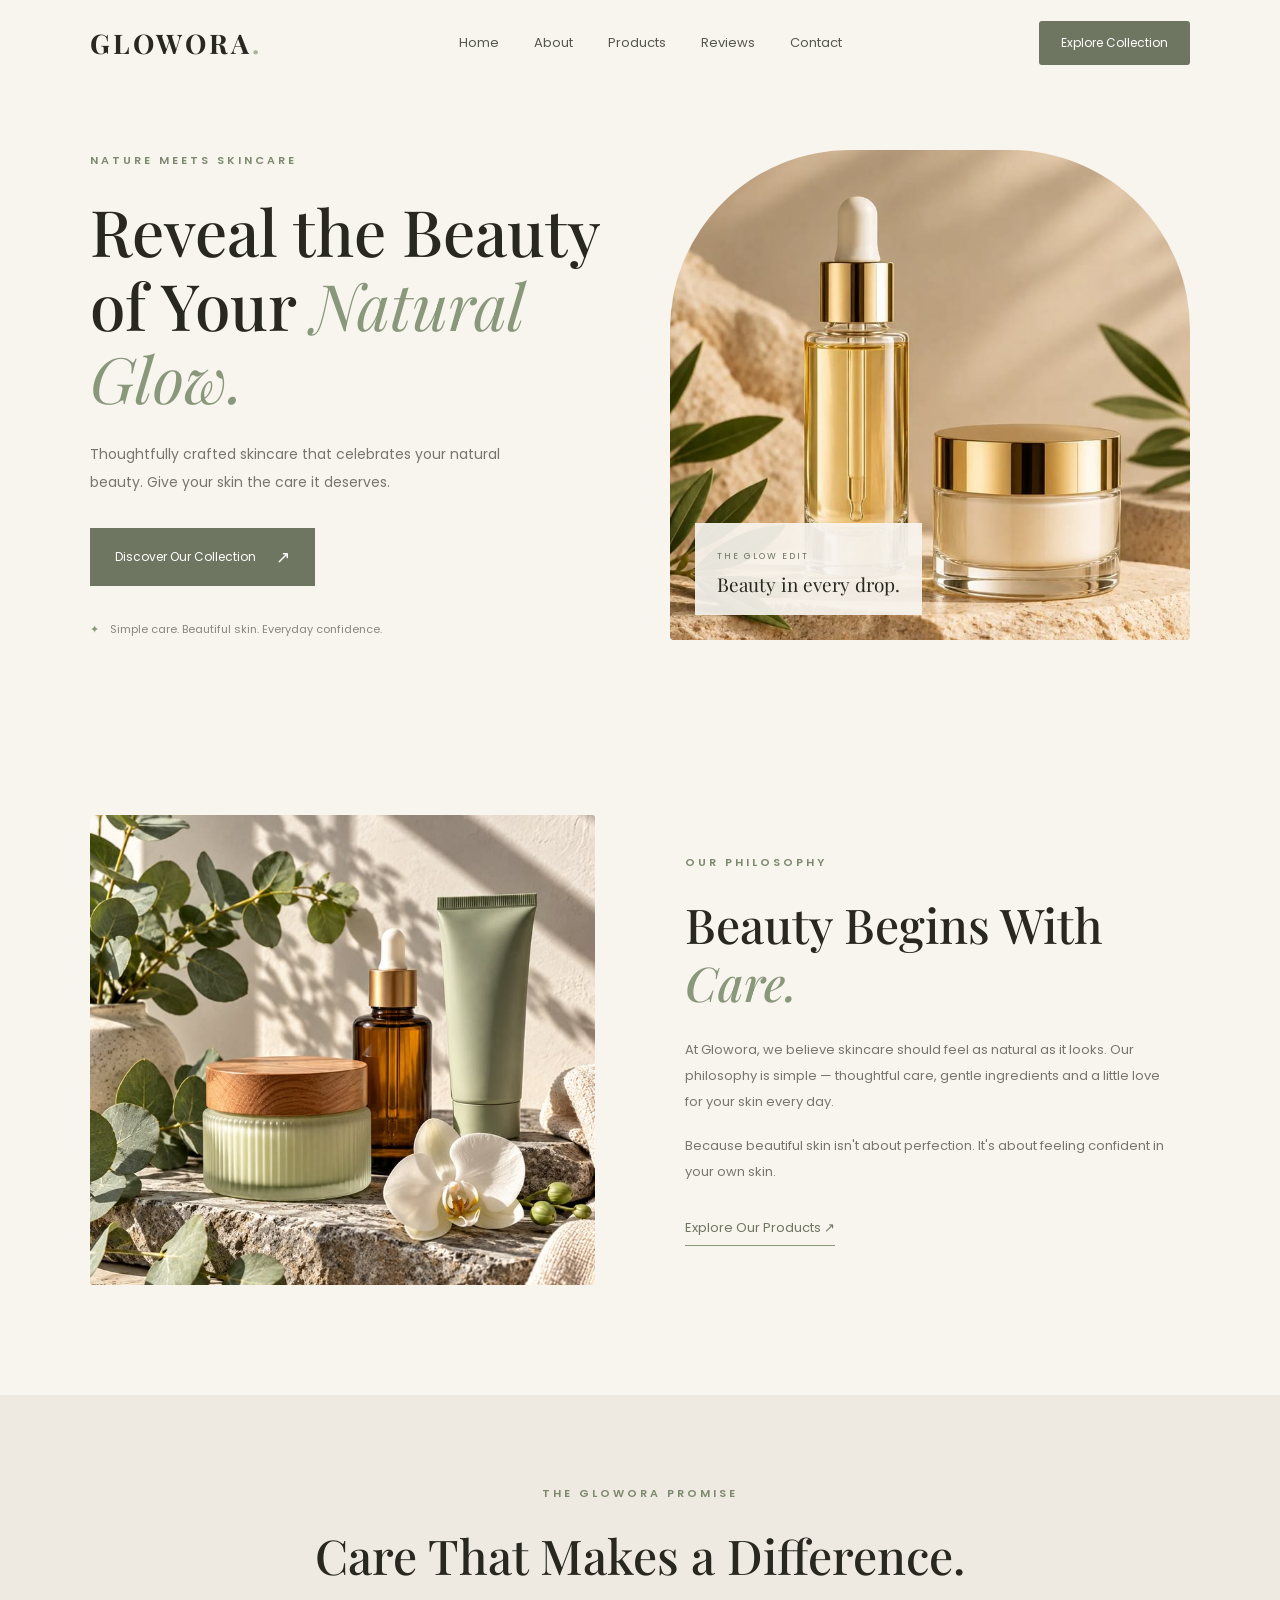
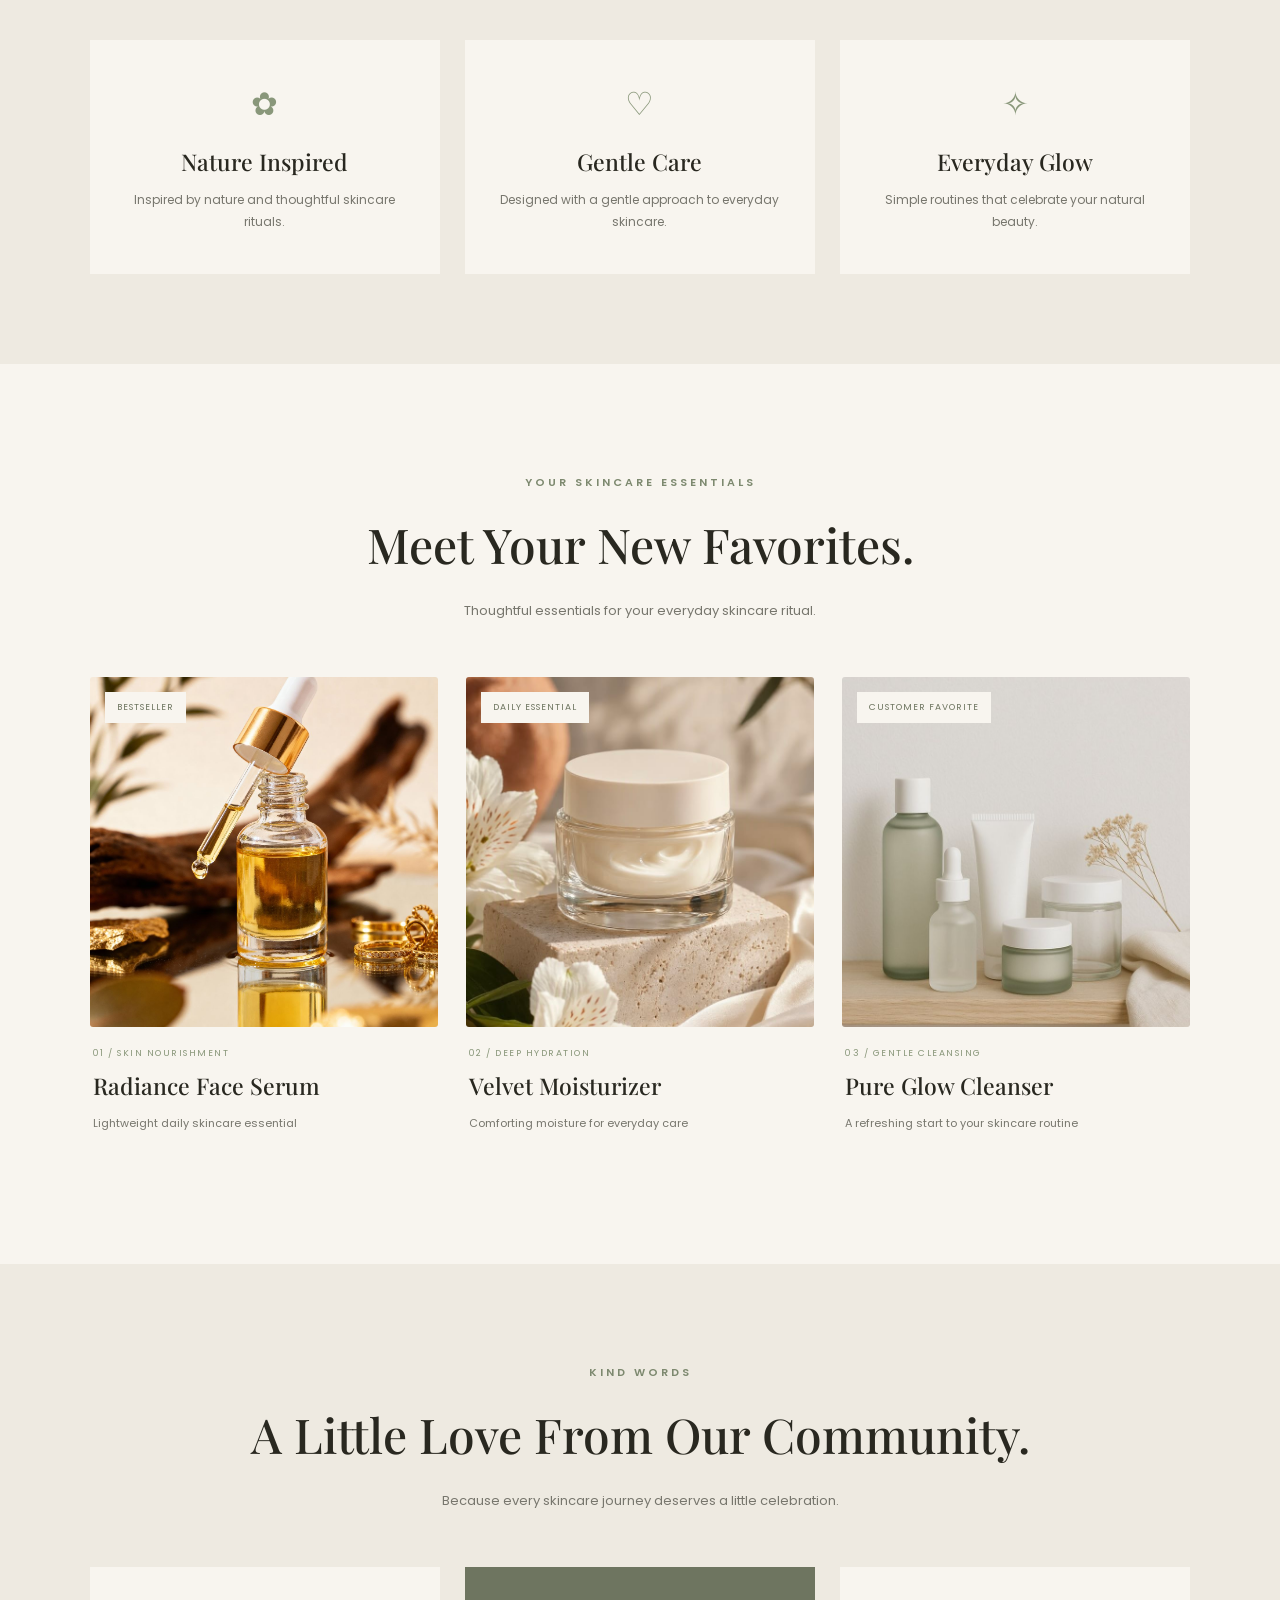
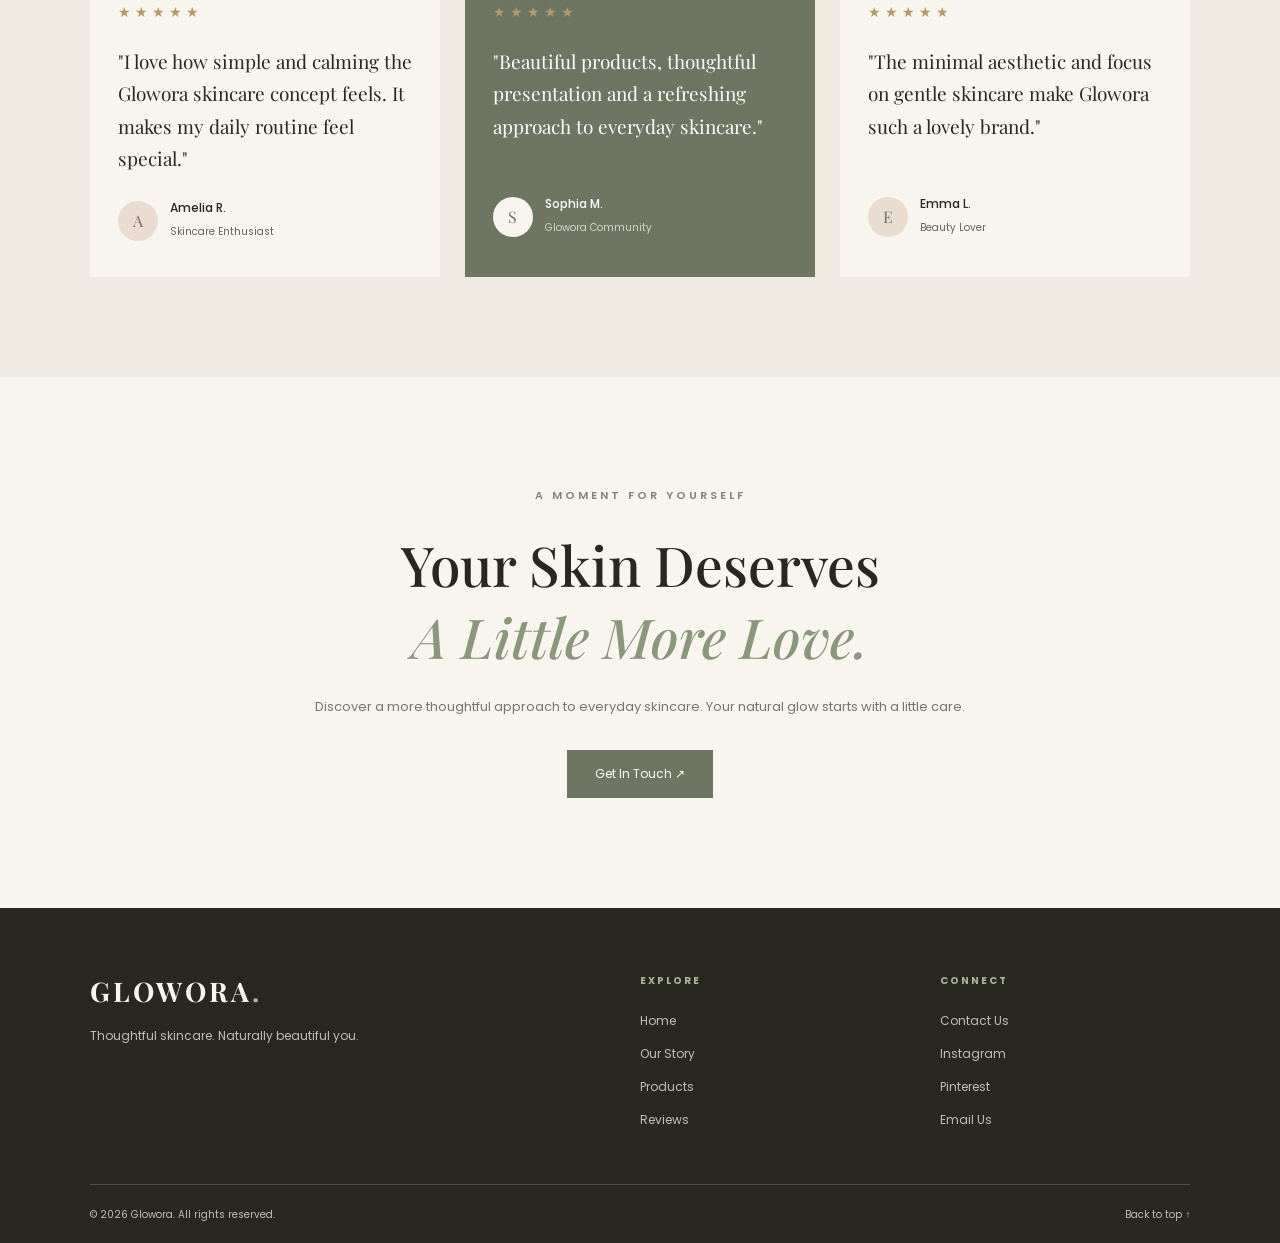
<file: WebDev-L1-LandingPage/index.html>
<!DOCTYPE html>
<html lang="en">

<head>
    <meta charset="UTF-8">
    <meta name="viewport" content="width=device-width, initial-scale=1.0">
    <meta name="description" content="Glowora - Discover skincare inspired by nature.">
    <title>Glowora | Your Natural Glow</title>

    <link rel="preconnect" href="https://fonts.googleapis.com">
    <link rel="preconnect" href="https://fonts.gstatic.com" crossorigin>
    <link
        href="https://fonts.googleapis.com/css2?family=Playfair+Display:wght@400;500;600;700&family=Poppins:wght@300;400;500;600&display=swap"
        rel="stylesheet">

    <link rel="stylesheet" href="style.css">
</head>

<body>

    <!-- Navigation -->
    <header class="navbar">
        <a href="#" class="logo">GLOWORA<span>.</span></a>

        <nav class="nav-links">
            <a href="#home">Home</a>
            <a href="#about">About</a>
            <a href="#products">Products</a>
            <a href="#reviews">Reviews</a>
            <a href="#contact">Contact</a>
        </nav>

        <a href="#products" class="nav-button">Explore Collection</a>
    </header>

    <!-- Hero Section -->
    <main>
        <section class="hero" id="home">

            <div class="hero-content">
                <p class="eyebrow">NATURE MEETS SKINCARE</p>

                <h1>Reveal the Beauty of Your <em>Natural Glow.</em></h1>

                <p class="hero-description">
                    Thoughtfully crafted skincare that celebrates your
                    natural beauty. Give your skin the care it deserves.
                </p>

                <a href="#products" class="primary-button">
                    Discover Our Collection <span>↗</span>
                </a>

                <div class="hero-note">
                    <span>✦</span>
                    Simple care. Beautiful skin. Everyday confidence.
                </div>
            </div>

            <div class="hero-image">
                <img src="assets/images/hero-skincare.jpg" alt="Glowora skincare collection">
                <div class="image-label">
                    <span>THE GLOW EDIT</span>
                    <p>Beauty in every drop.</p>
                </div>
            </div>

        </section>

        <!-- More sections will be added here -->


        <!-- About Section -->
        <section class="about-section" id="about">

            <div class="about-image">
                <img src="assets/images/about-skincare.jpg" alt="Natural skincare ingredients">
            </div>

            <div class="about-content">
                <p class="eyebrow">OUR PHILOSOPHY</p>

                <h2>Beauty Begins With <em>Care.</em></h2>

                <p>
                    At Glowora, we believe skincare should feel as natural
                    as it looks. Our philosophy is simple — thoughtful care,
                    gentle ingredients and a little love for your skin every day.
                </p>

                <p>
                    Because beautiful skin isn't about perfection.
                    It's about feeling confident in your own skin.
                </p>

                <a href="#products" class="text-link">
                    Explore Our Products ↗
                </a>
            </div>

        </section>

        <!-- Features Section -->
        <section class="features-section">

            <div class="section-heading">
                <p class="eyebrow">THE GLOWORA PROMISE</p>
                <h2>Care That Makes a Difference.</h2>
            </div>

            <div class="features-grid">

                <div class="feature-card">
                    <span>✿</span>
                    <h3>Nature Inspired</h3>
                    <p>Inspired by nature and thoughtful skincare rituals.</p>
                </div>

                <div class="feature-card">
                    <span>♡</span>
                    <h3>Gentle Care</h3>
                    <p>Designed with a gentle approach to everyday skincare.</p>
                </div>

                <div class="feature-card">
                    <span>✧</span>
                    <h3>Everyday Glow</h3>
                    <p>Simple routines that celebrate your natural beauty.</p>
                </div>

            </div>

        </section>


        <!-- Products Section -->
        <section class="products-section" id="products">

            <div class="section-heading">
                <p class="eyebrow">YOUR SKINCARE ESSENTIALS</p>
                <h2>Meet Your New Favorites.</h2>
                <p>Thoughtful essentials for your everyday skincare ritual.</p>
            </div>

            <div class="products-grid">

                <div class="product-card">
                    <div class="product-image">
                        <img src="assets/images/serum.jpg" alt="Facial serum">
                        <span class="product-tag">BESTSELLER</span>
                    </div>
                    <div class="product-info">
                        <p>01 / SKIN NOURISHMENT</p>
                        <h3>Radiance Face Serum</h3>
                        <span>Lightweight daily skincare essential</span>
                    </div>
                </div>

                <div class="product-card">
                    <div class="product-image">
                        <img src="assets/images/moisturizer.jpg" alt="Moisturizing cream">
                        <span class="product-tag">DAILY ESSENTIAL</span>
                    </div>
                    <div class="product-info">
                        <p>02 / DEEP HYDRATION</p>
                        <h3>Velvet Moisturizer</h3>
                        <span>Comforting moisture for everyday care</span>
                    </div>
                </div>

                <div class="product-card">
                    <div class="product-image">
                        <img src="assets/images/cleanser.jpg" alt="Skincare cleanser">
                        <span class="product-tag">CUSTOMER FAVORITE</span>
                    </div>
                    <div class="product-info">
                        <p>03 / GENTLE CLEANSING</p>
                        <h3>Pure Glow Cleanser</h3>
                        <span>A refreshing start to your skincare routine</span>
                    </div>
                </div>

            </div>

        </section>


        <!-- Testimonials Section -->
        <section class="testimonials-section" id="reviews">

            <div class="section-heading">
                <p class="eyebrow">KIND WORDS</p>
                <h2>A Little Love From Our Community.</h2>
                <p>Because every skincare journey deserves a little celebration.</p>
            </div>

            <div class="testimonials-grid">

                <div class="testimonial-card">
                    <div class="stars">★★★★★</div>
                    <p class="review">
                        "I love how simple and calming the Glowora skincare
                        concept feels. It makes my daily routine feel special."
                    </p>
                    <div class="customer">
                        <div class="customer-avatar">A</div>
                        <div>
                            <h4>Amelia R.</h4>
                            <span>Skincare Enthusiast</span>
                        </div>
                    </div>
                </div>

                <div class="testimonial-card featured-review">
                    <div class="stars">★★★★★</div>
                    <p class="review">
                        "Beautiful products, thoughtful presentation and
                        a refreshing approach to everyday skincare."
                    </p>
                    <div class="customer">
                        <div class="customer-avatar">S</div>
                        <div>
                            <h4>Sophia M.</h4>
                            <span>Glowora Community</span>
                        </div>
                    </div>
                </div>

                <div class="testimonial-card">
                    <div class="stars">★★★★★</div>
                    <p class="review">
                        "The minimal aesthetic and focus on gentle skincare
                        make Glowora such a lovely brand."
                    </p>
                    <div class="customer">
                        <div class="customer-avatar">E</div>
                        <div>
                            <h4>Emma L.</h4>
                            <span>Beauty Lover</span>
                        </div>
                    </div>
                </div>

            </div>

        </section>


        <!-- Contact Section -->
        <section class="contact-section" id="contact">

            <div class="contact-content">
                <p class="eyebrow">A MOMENT FOR YOURSELF</p>

                <h2>Your Skin Deserves<br>
                    <em>A Little More Love.</em>
                </h2>

                <p>
                    Discover a more thoughtful approach to everyday skincare.
                    Your natural glow starts with a little care.
                </p>

                <a href="mailto:hello@glowora.com" class="contact-button">
                    Get In Touch ↗
                </a>
            </div>

        </section>


    </main>


    <!-- Footer -->
    <footer class="footer">

        <div class="footer-main">

            <div class="footer-brand">
                <a href="#home" class="logo">GLOWORA<span>.</span></a>
                <p>Thoughtful skincare. Naturally beautiful you.</p>
            </div>

            <div class="footer-links">
                <h4>EXPLORE</h4>
                <a href="#home">Home</a>
                <a href="#about">Our Story</a>
                <a href="#products">Products</a>
                <a href="#reviews">Reviews</a>
            </div>

            <div class="footer-links">
                <h4>CONNECT</h4>
                <a href="#contact">Contact Us</a>
                <a href="https://instagram.com/">Instagram</a>
                <a href="https://pinterest.com/">Pinterest</a>
                <a href="mailto:hello@glowora.com">Email Us</a>
            </div>

        </div>

        <div class="footer-bottom">
            <p>© 2026 Glowora. All rights reserved.</p>
            <a href="#home">Back to top ↑</a>
        </div>

    </footer>

</body>

</html>
</file>
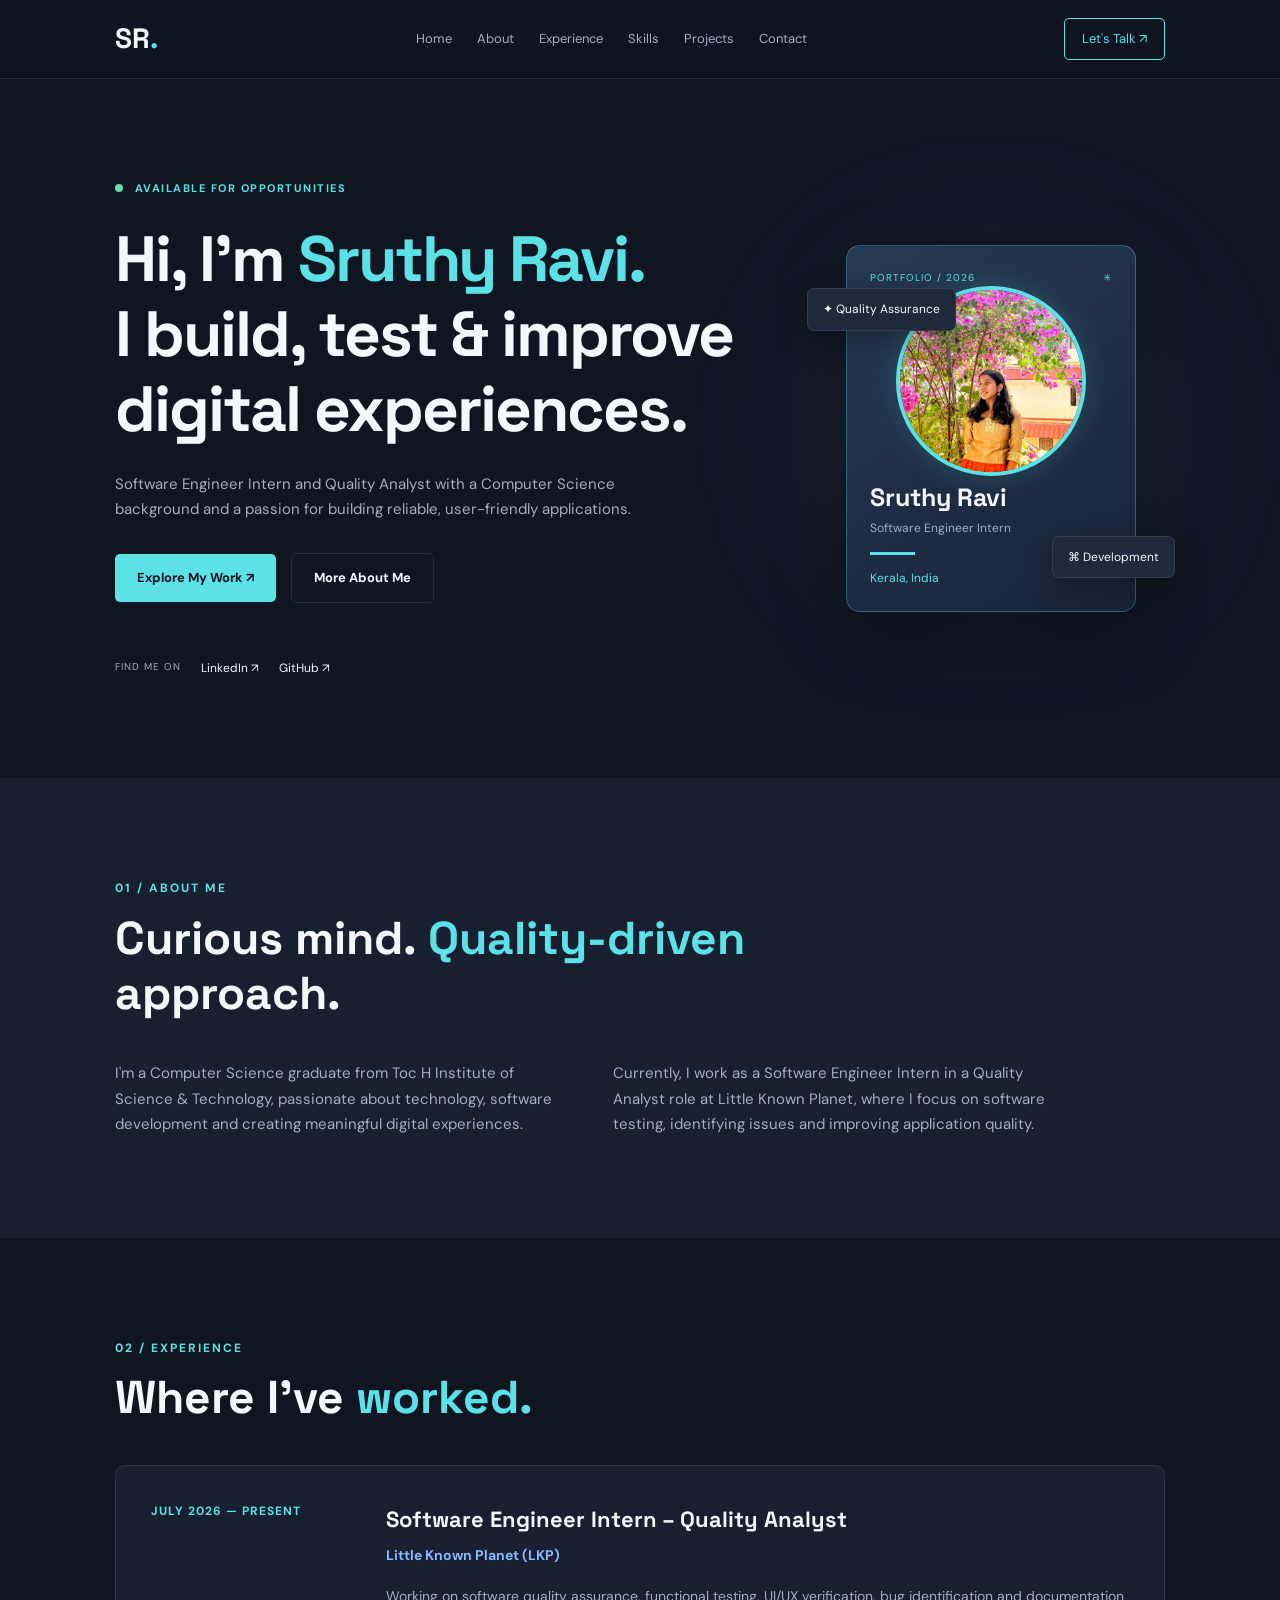
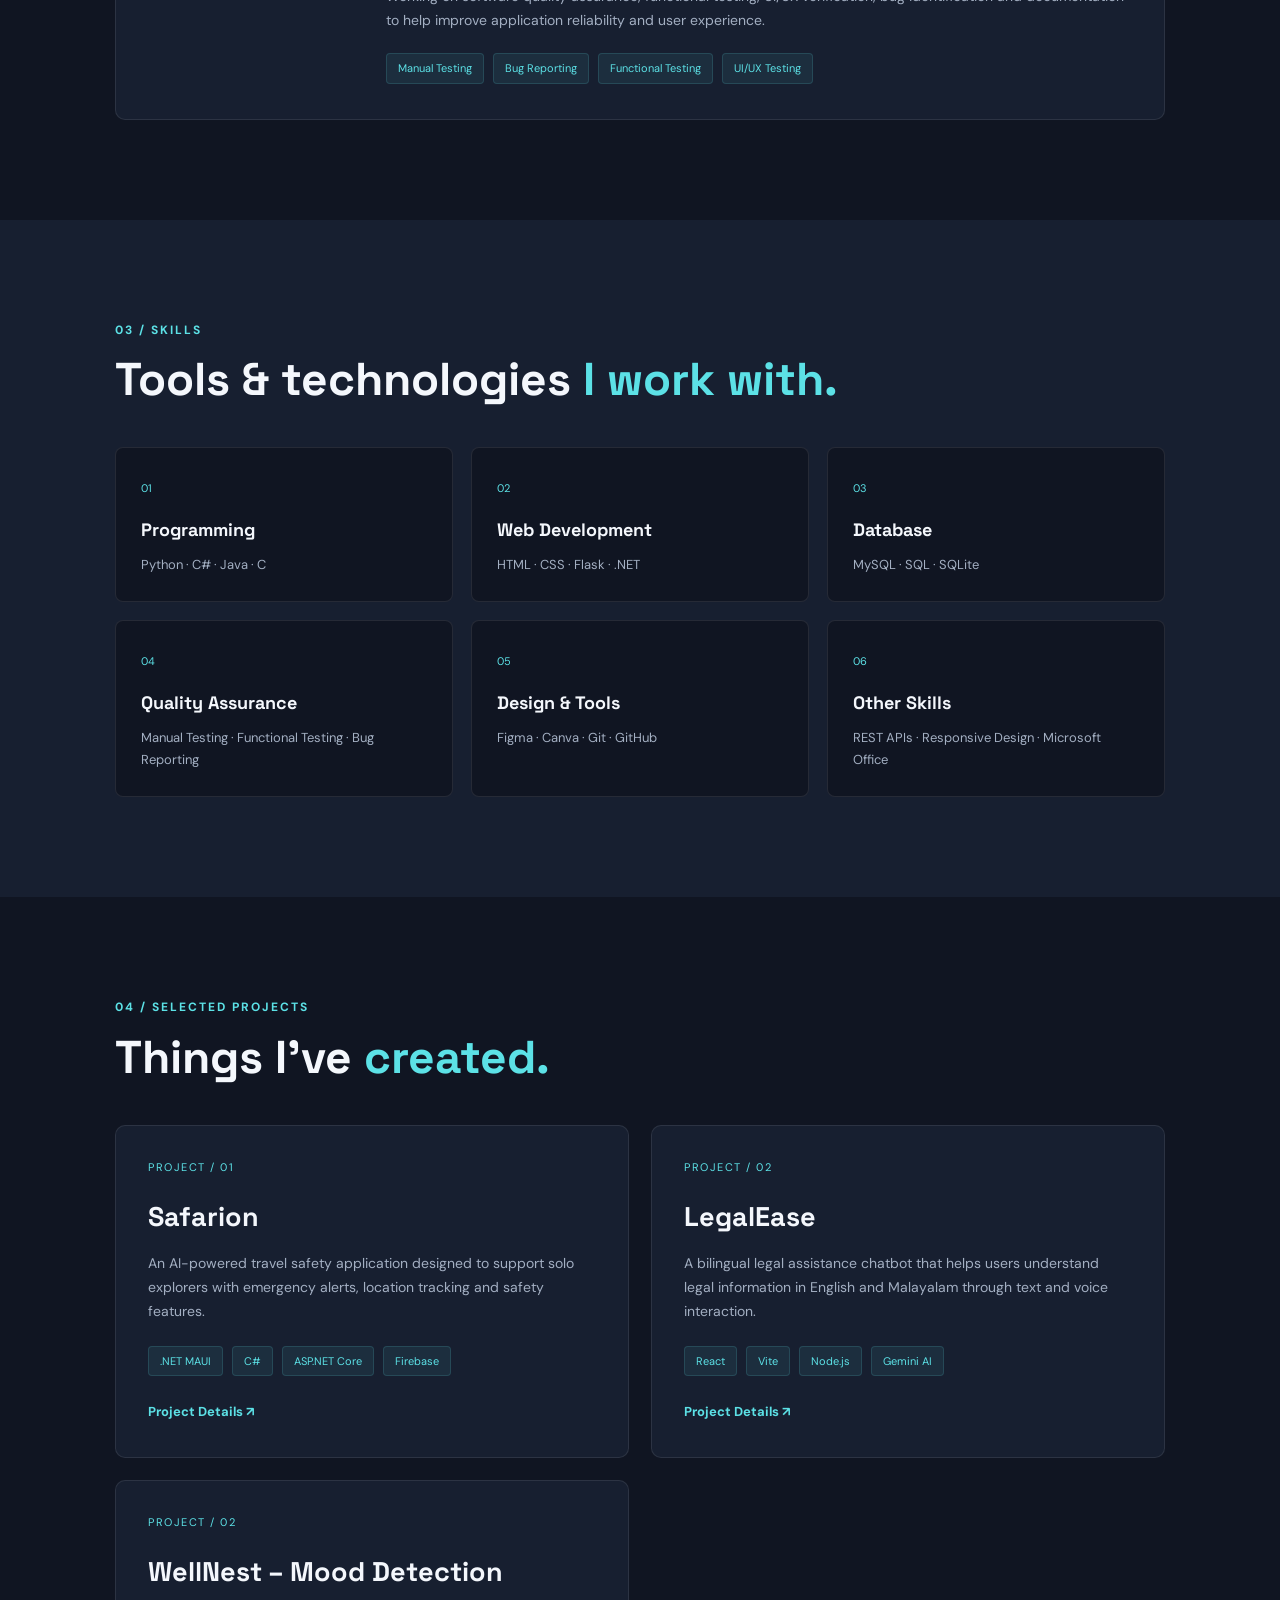
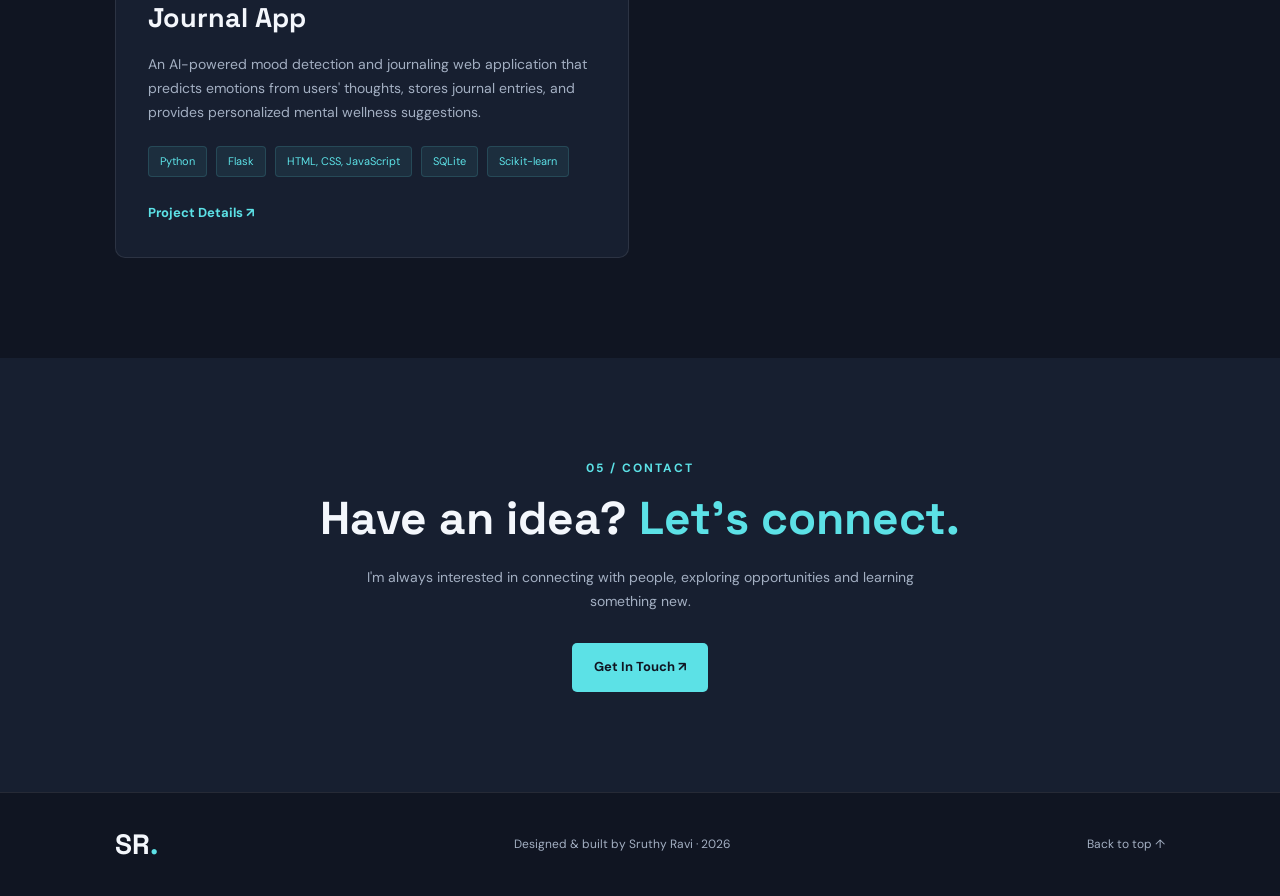
<file: WebDev-L1-PersonalPortfolio/index.html>
<!DOCTYPE html>
<html lang="en">

<head>
    <meta charset="UTF-8">
    <meta name="viewport" content="width=device-width, initial-scale=1.0">
    <meta name="description" content="Sruthy Ravi - Software Engineer Intern and Quality Analyst Portfolio">
    <title>Sruthy Ravi | Portfolio</title>

    <link rel="preconnect" href="https://fonts.googleapis.com">
    <link rel="preconnect" href="https://fonts.gstatic.com" crossorigin>
    <link
        href="https://fonts.googleapis.com/css2?family=DM+Sans:wght@400;500;600;700&family=Space+Grotesk:wght@400;500;600;700&display=swap"
        rel="stylesheet">

    <link rel="stylesheet" href="style.css">
</head>

<body>

    <!-- Navigation -->
    <header class="navbar">
        <a href="#home" class="logo">SR<span>.</span></a>

        <nav>
            <a href="#home">Home</a>
            <a href="#about">About</a>
            <a href="#experience">Experience</a>
            <a href="#skills">Skills</a>
            <a href="#projects">Projects</a>
            <a href="#contact">Contact</a>
        </nav>

        <a href="#contact" class="nav-button">Let's Talk <span>↗</span></a>
    </header>

    <main>

        <!-- Hero Section -->
        <section class="hero" id="home">
            <div class="hero-content">
                <p class="eyebrow">
                    <span class="status-dot"></span>
                    AVAILABLE FOR OPPORTUNITIES
                </p>

                <h1>
                    Hi, I'm <span>Sruthy Ravi.</span><br>
                    I build, test & improve<br>
                    digital experiences.
                </h1>

                <p class="hero-description">
                    Software Engineer Intern and Quality Analyst with a
                    Computer Science background and a passion for building
                    reliable, user-friendly applications.
                </p>

                <div class="hero-buttons">
                    <a href="#projects" class="primary-button">Explore My Work ↗</a>
                    <a href="#about" class="secondary-button">More About Me</a>
                </div>

                <div class="hero-socials">
                    <span>FIND ME ON</span>
                    <a href="https://www.linkedin.com/in/sruthyravi/" target="_blank">LinkedIn ↗</a>
                    <a href="https://github.com/SruthyRavi" target="_blank">GitHub ↗</a>
                </div>
            </div>

            <div class="hero-visual">
                <div class="visual-glow"></div>
                <div class="profile-card">
                    <div class="profile-top">
                        <span>PORTFOLIO / 2026</span>
                        <span>✳</span>
                    </div>

                    <div class="profile-photo">
                        <img src="assets/images/pr1.jpeg" alt="Sruthy Ravi">
                    </div>

                    <div class="profile-bottom">
                        <h2>Sruthy Ravi</h2>
                        <p>Software Engineer Intern</p>
                        <span class="profile-line"></span>
                        <p class="profile-location">Kerala, India</p>
                    </div>
                </div>

                <div class="floating-tag tag-one">✦ Quality Assurance</div>
                <div class="floating-tag tag-two">⌘ Development</div>
            </div>
        </section>

        <!-- About Section -->
        <section class="section about-section" id="about">
            <p class="section-label">01 / ABOUT ME</p>
            <h2>Curious mind. <span>Quality-driven</span> approach.</h2>

            <div class="about-content">
                <p>
                    I'm a Computer Science graduate from Toc H Institute of
                    Science & Technology, passionate about technology,
                    software development and creating meaningful digital
                    experiences.
                </p>

                <p>
                    Currently, I work as a Software Engineer Intern in a
                    Quality Analyst role at Little Known Planet, where I
                    focus on software testing, identifying issues and
                    improving application quality.
                </p>
            </div>
        </section>

        <!-- Experience Section -->
        <section class="section" id="experience">
            <p class="section-label">02 / EXPERIENCE</p>
            <h2>Where I've <span>worked.</span></h2>

            <div class="experience-card">
                <div class="experience-date">JULY 2026 — PRESENT</div>
                <div>
                    <h3>Software Engineer Intern – Quality Analyst</h3>
                    <h4>Little Known Planet (LKP)</h4>
                    <p>
                        Working on software quality assurance, functional
                        testing, UI/UX verification, bug identification
                        and documentation to help improve application
                        reliability and user experience.
                    </p>
                    <div class="tag-list">
                        <span>Manual Testing</span>
                        <span>Bug Reporting</span>
                        <span>Functional Testing</span>
                        <span>UI/UX Testing</span>
                    </div>
                </div>
            </div>
        </section>

        <!-- Skills Section -->
        <section class="section skills-section" id="skills">
            <p class="section-label">03 / SKILLS</p>
            <h2>Tools & technologies <span>I work with.</span></h2>

            <div class="skills-grid">
                <div class="skill-card">
                    <span>01</span>
                    <h3>Programming</h3>
                    <p>Python · C# · Java · C</p>
                </div>

                <div class="skill-card">
                    <span>02</span>
                    <h3>Web Development</h3>
                    <p>HTML · CSS · Flask · .NET</p>
                </div>

                <div class="skill-card">
                    <span>03</span>
                    <h3>Database</h3>
                    <p>MySQL · SQL · SQLite</p>
                </div>

                <div class="skill-card">
                    <span>04</span>
                    <h3>Quality Assurance</h3>
                    <p>Manual Testing · Functional Testing · Bug Reporting</p>
                </div>

                <div class="skill-card">
                    <span>05</span>
                    <h3>Design & Tools</h3>
                    <p>Figma · Canva · Git · GitHub</p>
                </div>

                <div class="skill-card">
                    <span>06</span>
                    <h3>Other Skills</h3>
                    <p>REST APIs · Responsive Design · Microsoft Office</p>
                </div>
            </div>
        </section>

        <!-- Projects Section -->
        <section class="section" id="projects">
            <p class="section-label">04 / SELECTED PROJECTS</p>
            <h2>Things I've <span>created.</span></h2>

            <div class="projects-grid">
                <article class="project-card">
                    <div class="project-number">PROJECT / 01</div>
                    <h3>Safarion</h3>
                    <p>
                        An AI-powered travel safety application designed
                        to support solo explorers with emergency alerts,
                        location tracking and safety features.
                    </p>
                    <div class="tag-list">
                        <span>.NET MAUI</span>
                        <span>C#</span>
                        <span>ASP.NET Core</span>
                        <span>Firebase</span>
                    </div>
                    <a href="https://github.com/SruthyRavi/Safarion" class="project-link">Project Details ↗</a>
                </article>

                <article class="project-card">
                    <div class="project-number">PROJECT / 02</div>
                    <h3>LegalEase</h3>
                    <p>
                        A bilingual legal assistance chatbot that helps
                        users understand legal information in English
                        and Malayalam through text and voice interaction.
                    </p>
                    <div class="tag-list">
                        <span>React</span>
                        <span>Vite</span>
                        <span>Node.js</span>
                        <span>Gemini AI</span>
                    </div>
                    <a href="#" class="project-link">Project Details ↗</a>
                </article>

                <article class="project-card">
                    <div class="project-number">PROJECT / 02</div>
                    <h3>WellNest – Mood Detection Journal App</h3>
                    <p>
                        An AI-powered mood detection and journaling web application that predicts emotions from users' thoughts, stores journal entries, and provides personalized mental wellness suggestions.
                    </p>
                    <div class="tag-list">
                        <span>Python</span>
                        <span>Flask</span>
                        <span>HTML, CSS, JavaScript</span>
                        <span>SQLite</span>
                        <span>Scikit-learn</span>
                    </div>
                    <a href="https://github.com/SruthyRavi/wellnest-lite" class="project-link">Project Details ↗</a>
                </article>

            </div>
        </section>

        <!-- Contact Section -->
        <section class="section contact-section" id="contact">
            <p class="section-label">05 / CONTACT</p>
            <h2>Have an idea? <span>Let's connect.</span></h2>
            <p>
                I'm always interested in connecting with people,
                exploring opportunities and learning something new.
            </p>

            <a href="mailto:sruthyravi1123@gmail.com" class="primary-button">
                Get In Touch ↗
            </a>
        </section>

    </main>

    <!-- Footer -->
    <footer class="footer">
        <a href="#home" class="logo">SR<span>.</span></a>
        <p>Designed & built by Sruthy Ravi · 2026</p>
        <a href="#home">Back to top ↑</a>
    </footer>

</body>

</html>
</file>
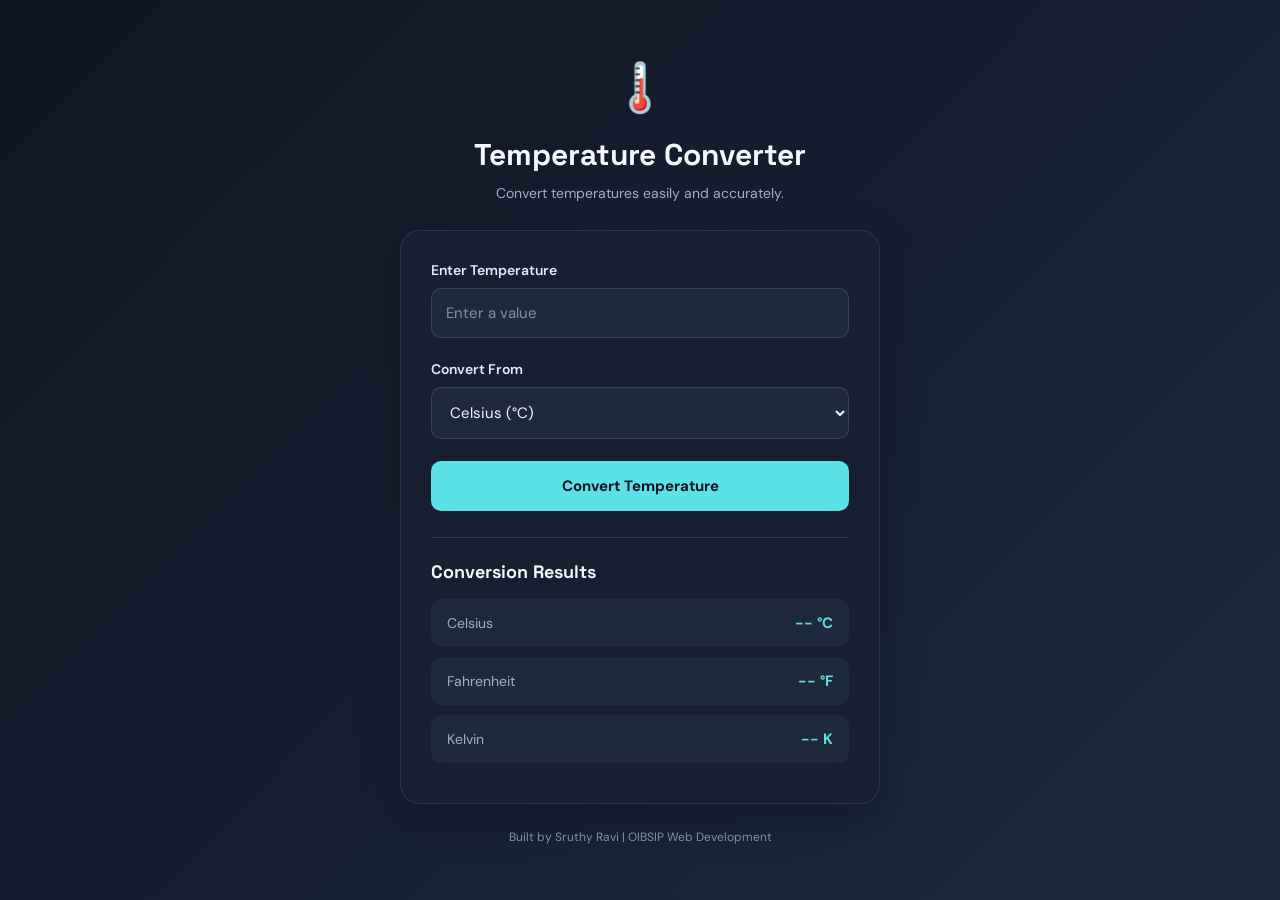
<file: WebDev-L1-TemperatureConverter/index.html>
<!DOCTYPE html>
<html lang="en">
<head>
    <meta charset="UTF-8">
    <meta name="viewport" content="width=device-width, initial-scale=1.0">
    <meta name="description" content="A simple and responsive temperature converter.">
    <title>Tempora | Temperature Converter</title>

    <link rel="stylesheet" href="style.css">
</head>
<body>

    <main class="converter-container">

        <div class="icon">🌡️</div>

        <h1>Temperature Converter</h1>
        <p class="subtitle">Convert temperatures easily and accurately.</p>

        <div class="converter-card">

            <label for="temperature">Enter Temperature</label>
            <input
                type="number"
                id="temperature"
                placeholder="Enter a value"
                step="any"
            >

            <label for="unit">Convert From</label>
            <select id="unit">
                <option value="celsius">Celsius (°C)</option>
                <option value="fahrenheit">Fahrenheit (°F)</option>
                <option value="kelvin">Kelvin (K)</option>
            </select>

            <button id="convertBtn">Convert Temperature</button>

            <p id="errorMessage" class="error-message"></p>

            <div class="results" id="results">
                <h2>Conversion Results</h2>

                <div class="result-item">
                    <span>Celsius</span>
                    <strong id="celsiusResult">-- °C</strong>
                </div>

                <div class="result-item">
                    <span>Fahrenheit</span>
                    <strong id="fahrenheitResult">-- °F</strong>
                </div>

                <div class="result-item">
                    <span>Kelvin</span>
                    <strong id="kelvinResult">-- K</strong>
                </div>
            </div>

        </div>

        <footer>
            <p>Built by Sruthy Ravi | OIBSIP Web Development</p>
        </footer>

    </main>

    <script src="script.js"></script>
</body>
</html>
</file>
<file: WebDev-L1-LandingPage/style.css>
/* Basic Reset */
* {
    margin: 0;
    padding: 0;
    box-sizing: border-box;
}

html {
    scroll-behavior: smooth;
}

body {
    background-color: #F8F5EF;
    color: #292820;
    font-family: 'Poppins', sans-serif;
}

/* Navigation */
.navbar {
    width: 100%;
    min-height: 85px;
    padding: 20px 7%;
    display: flex;
    align-items: center;
    justify-content: space-between;
    background-color: #F8F5EF;
    position: sticky;
    top: 0;
    z-index: 100;
}

.logo {
    font-family: 'Playfair Display', serif;
    font-size: 27px;
    font-weight: 700;
    letter-spacing: 3px;
    text-decoration: none;
    color: #292820;
}

.logo span {
    color: #A9B49A;
}

.nav-links {
    display: flex;
    align-items: center;
    gap: 35px;
}

.nav-links a {
    text-decoration: none;
    color: #55564C;
    font-size: 13px;
    transition: color 0.3s ease;
}

.nav-links a:hover {
    color: #8A987A;
}

.nav-button {
    text-decoration: none;
    background-color: #6E7560;
    color: white;
    padding: 13px 22px;
    font-size: 12px;
    border-radius: 3px;
    transition: background-color 0.3s ease;
}

.nav-button:hover {
    background-color: #292820;
}

/* Hero Section */
.hero {
    min-height: 620px;
    padding: 65px 7%;
    display: grid;
    grid-template-columns: 1fr 1fr;
    align-items: center;
    gap: 60px;
}

.hero-content {
    max-width: 540px;
}

.eyebrow {
    color: #7D896F;
    font-size: 11px;
    letter-spacing: 3px;
    font-weight: 600;
    margin-bottom: 25px;
}

.hero h1 {
    font-family: 'Playfair Display', serif;
    font-size: clamp(42px, 5vw, 68px);
    font-weight: 500;
    line-height: 1.15;
    margin-bottom: 25px;
}

.hero h1 em {
    color: #89977A;
    font-weight: 400;
}

.hero-description {
    color: #77766D;
    font-size: 14px;
    line-height: 2;
    max-width: 430px;
    margin-bottom: 32px;
}

.primary-button {
    display: inline-flex;
    align-items: center;
    gap: 20px;
    padding: 16px 25px;
    background-color: #6E7560;
    color: white;
    text-decoration: none;
    font-size: 12px;
    transition: background-color 0.3s ease;
}

.primary-button:hover {
    background-color: #292820;
}

.primary-button span {
    font-size: 17px;
}

.hero-note {
    margin-top: 35px;
    color: #88877D;
    font-size: 11px;
}

.hero-note span {
    color: #89977A;
    margin-right: 8px;
}

/* Hero Image */
.hero-image {
    height: 490px;
    position: relative;
}

.hero-image img {
    width: 100%;
    height: 100%;
    object-fit: cover;
    border-radius: 180px 180px 4px 4px;
}

.image-label {
    position: absolute;
    bottom: 25px;
    left: 25px;
    padding: 18px 22px;
    background-color: rgba(248, 245, 239, 0.92);
}

.image-label span {
    font-size: 9px;
    letter-spacing: 2px;
    color: #6E7560;
}

.image-label p {
    font-family: 'Playfair Display', serif;
    font-size: 19px;
    margin-top: 5px;
}

/* Responsive Design */
@media (max-width: 768px) {

    .navbar {
        padding: 18px 5%;
        flex-wrap: wrap;
        gap: 18px;
    }

    .logo {
        font-size: 23px;
    }

    .nav-links {
        order: 3;
        width: 100%;
        justify-content: center;
        gap: 22px;
    }

    .nav-links a {
        font-size: 11px;
    }

    .nav-button {
        font-size: 10px;
        padding: 11px 13px;
    }

    .hero {
        grid-template-columns: 1fr;
        padding: 55px 6%;
        gap: 40px;
    }

    .hero h1 {
        font-size: 46px;
    }

    .hero-image {
        height: 400px;
    }
}

@media (max-width: 380px) {

    .nav-links {
        gap: 14px;
    }

    .nav-links a {
        font-size: 10px;
    }

    .hero h1 {
        font-size: 38px;
    }

    .hero-image {
        height: 320px;
    }
}


/* About Section */
.about-section {
    padding: 110px 7%;
    display: grid;
    grid-template-columns: 1fr 1fr;
    align-items: center;
    gap: 90px;
}

.about-image {
    height: 470px;
}

.about-image img {
    width: 100%;
    height: 100%;
    object-fit: cover;
    border-radius: 3px;
}

.about-content {
    max-width: 480px;
}

.about-content h2,
.section-heading h2 {
    font-family: 'Playfair Display', serif;
    font-size: clamp(34px, 4vw, 48px);
    font-weight: 500;
    line-height: 1.2;
    margin-bottom: 25px;
}

.about-content h2 em {
    color: #89977A;
}

.about-content > p:not(.eyebrow) {
    color: #77766D;
    font-size: 13px;
    line-height: 2;
    margin-bottom: 18px;
}

.text-link {
    display: inline-block;
    margin-top: 15px;
    color: #6E7560;
    text-decoration: none;
    border-bottom: 1px solid #89977A;
    padding-bottom: 7px;
    font-size: 13px;
}

/* Features Section */
.features-section {
    background-color: #EEEAE1;
    padding: 90px 7%;
}

.section-heading {
    text-align: center;
    margin: 0 auto 55px;
}

.section-heading > p:not(.eyebrow) {
    color: #77766D;
    font-size: 13px;
    line-height: 1.8;
}

.features-grid {
    display: grid;
    grid-template-columns: repeat(3, 1fr);
    gap: 25px;
}

.feature-card {
    background-color: #F8F5EF;
    padding: 40px 25px;
    text-align: center;
    transition: transform 0.3s ease;
}

.feature-card:hover {
    transform: translateY(-7px);
}

.feature-card span {
    color: #89977A;
    font-size: 32px;
}

.feature-card h3 {
    font-family: 'Playfair Display', serif;
    font-size: 23px;
    font-weight: 500;
    margin: 18px 0 12px;
}

.feature-card p {
    color: #77766D;
    font-size: 12px;
    line-height: 1.9;
}

/* Products Section */
.products-section {
    padding: 110px 7%;
}

.products-grid {
    display: grid;
    grid-template-columns: repeat(3, 1fr);
    gap: 28px;
}

.product-card {
    overflow: hidden;
}

.product-image {
    height: 350px;
    position: relative;
    overflow: hidden;
    background-color: #EEEAE1;
}

.product-image img {
    width: 100%;
    height: 100%;
    object-fit: cover;
    transition: transform 0.5s ease;
}

.product-card:hover .product-image img {
    transform: scale(1.06);
}

.product-tag {
    position: absolute;
    top: 15px;
    left: 15px;
    background-color: #F8F5EF;
    color: #6E7560;
    font-size: 9px;
    letter-spacing: 1px;
    padding: 9px 12px;
}

.product-info {
    padding: 20px 3px;
}

.product-info p {
    color: #89977A;
    font-size: 9px;
    letter-spacing: 1.5px;
    margin-bottom: 10px;
}

.product-info h3 {
    font-family: 'Playfair Display', serif;
    font-size: 23px;
    font-weight: 500;
    margin-bottom: 8px;
}

.product-info > span {
    color: #77766D;
    font-size: 11px;
}

/* Mobile Responsive */
@media (max-width: 768px) {

    .about-section {
        grid-template-columns: 1fr;
        padding: 75px 6%;
        gap: 40px;
    }

    .about-image {
        height: 350px;
    }

    .features-section,
    .products-section {
        padding: 75px 6%;
    }

    .features-grid,
    .products-grid {
        grid-template-columns: 1fr;
        gap: 25px;
    }

    .product-image {
        height: 380px;
    }

    .section-heading {
        margin-bottom: 35px;
    }
}


/* Testimonials Section */
.testimonials-section {
    padding: 100px 7%;
    background-color: #EEEAE1;
}

.testimonials-grid {
    display: grid;
    grid-template-columns: repeat(3, 1fr);
    gap: 25px;
}

.testimonial-card {
    background-color: #F8F5EF;
    padding: 35px 28px;
    transition: transform 0.3s ease;
}

.testimonial-card:hover {
    transform: translateY(-6px);
}

.featured-review {
    background-color: #6E7560;
    color: #FFFFFF;
}

.stars {
    color: #B49A67;
    letter-spacing: 4px;
    font-size: 14px;
    margin-bottom: 22px;
}

.review {
    font-family: 'Playfair Display', serif;
    font-size: 19px;
    line-height: 1.7;
    min-height: 125px;
}

.customer {
    display: flex;
    align-items: center;
    gap: 12px;
    margin-top: 25px;
}

.customer-avatar {
    width: 40px;
    height: 40px;
    border-radius: 50%;
    background-color: #E8DDD0;
    color: #6E7560;
    display: grid;
    place-items: center;
    font-family: 'Playfair Display', serif;
}

.customer h4 {
    font-size: 12px;
    font-weight: 500;
}

.customer span {
    font-size: 10px;
    opacity: 0.7;
}

.featured-review .customer-avatar {
    background-color: #F8F5EF;
}

/* Contact Section */
.contact-section {
    padding: 110px 7%;
    text-align: center;
    background-color: #F8F5EF;
}

.contact-content {
    max-width: 650px;
    margin: auto;
}

.contact-content h2 {
    font-family: 'Playfair Display', serif;
    font-size: clamp(36px, 5vw, 55px);
    font-weight: 500;
    line-height: 1.3;
    margin: 22px 0;
}

.contact-content h2 em {
    color: #89977A;
}

.contact-content > p:not(.eyebrow) {
    color: #77766D;
    font-size: 13px;
    line-height: 2;
    margin-bottom: 30px;
}

.contact-button {
    display: inline-block;
    background-color: #6E7560;
    color: white;
    text-decoration: none;
    padding: 15px 28px;
    font-size: 12px;
    transition: background-color 0.3s ease;
}

.contact-button:hover {
    background-color: #292820;
}

/* Footer */
.footer {
    background-color: #292820;
    color: #F8F5EF;
    padding: 65px 7% 20px;
}

.footer-main {
    display: grid;
    grid-template-columns: 2fr 1fr 1fr;
    gap: 50px;
    padding-bottom: 55px;
}

.footer .logo {
    color: #F8F5EF;
}

.footer-brand p {
    color: #C0BFB5;
    font-size: 12px;
    margin-top: 18px;
}

.footer-links {
    display: flex;
    flex-direction: column;
    gap: 15px;
}

.footer-links h4 {
    font-size: 10px;
    letter-spacing: 2px;
    color: #A9B49A;
    margin-bottom: 8px;
}

.footer-links a {
    text-decoration: none;
    color: #C0BFB5;
    font-size: 12px;
    transition: color 0.3s ease;
}

.footer-links a:hover {
    color: white;
}

.footer-bottom {
    border-top: 1px solid #515147;
    padding-top: 22px;
    display: flex;
    justify-content: space-between;
    gap: 15px;
}

.footer-bottom p,
.footer-bottom a {
    font-size: 10px;
    color: #C0BFB5;
}

.footer-bottom a {
    text-decoration: none;
}

/* Responsive Testimonials and Footer */
@media (max-width: 768px) {

    .testimonials-section {
        padding: 75px 6%;
    }

    .testimonials-grid {
        grid-template-columns: 1fr;
    }

    .review {
        min-height: auto;
    }

    .contact-section {
        padding: 80px 6%;
    }

    .footer {
        padding: 50px 6% 20px;
    }

    .footer-main {
        grid-template-columns: 1fr 1fr;
        gap: 35px;
    }

    .footer-brand {
        grid-column: 1 / -1;
    }

    .footer-bottom {
        flex-direction: column;
    }
}


/* Image Refinement */
.hero-image,
.about-image,
.product-image {
    overflow: hidden;
}

.hero-image img,
.about-image img,
.product-image img {
    transition: transform 0.6s ease;
}

.hero-image:hover img,
.about-image:hover img {
    transform: scale(1.025);
}

/* Section Refinement */
.about-section {
    background-color: #F8F5EF;
}

.products-section {
    background-color: #F8F5EF;
}

.testimonials-section {
    background-color: #EEEAE1;
}

/* Better Product Card Spacing */
.product-card {
    background-color: transparent;
}

.product-image {
    border-radius: 3px;
}

/* Better Button Interaction */
.primary-button,
.nav-button,
.contact-button {
    transition: all 0.3s ease;
}

.primary-button:hover,
.nav-button:hover,
.contact-button:hover {
    transform: translateY(-2px);
}

/* Better Text Selection */
::selection {
    background-color: #A9B49A;
    color: #292820;
}
</file>
<file: WebDev-L1-PersonalPortfolio/style.css>
/* =========================
   GLOBAL STYLES
========================= */

:root {
    --background: #101522;
    --surface: #171f30;
    --surface-light: #1e293b;
    --primary: #5ce1e6;
    --secondary: #8bb8ff;
    --text: #f4f7fc;
    --muted: #a3afc2;
    --border: rgba(255, 255, 255, 0.09);
}

* {
    margin: 0;
    padding: 0;
    box-sizing: border-box;
    scroll-behavior: smooth;
}

body {
    background: var(--background);
    color: var(--text);
    font-family: 'DM Sans', sans-serif;
    line-height: 1.7;
}

a {
    text-decoration: none;
    color: inherit;
}

section {
    scroll-margin-top: 90px;
}

.section {
    padding: 100px 9%;
}

.section h2 {
    font-family: 'Space Grotesk', sans-serif;
    font-size: clamp(30px, 4vw, 46px);
    line-height: 1.2;
    margin: 12px 0 40px;
}

.section h2 span,
.hero h1 span {
    color: var(--primary);
}

.section-label {
    color: var(--primary);
    font-size: 12px;
    font-weight: 700;
    letter-spacing: 2px;
}

/* =========================
   NAVIGATION
========================= */

.navbar {
    position: sticky;
    top: 0;
    z-index: 100;
    min-height: 76px;
    padding: 15px 9%;
    display: flex;
    align-items: center;
    justify-content: space-between;
    gap: 24px;
    background: rgba(16, 21, 34, 0.95);
    border-bottom: 1px solid var(--border);
    backdrop-filter: blur(12px);
}

.logo {
    font-family: 'Space Grotesk', sans-serif;
    font-size: 28px;
    font-weight: 700;
}

.logo span {
    color: var(--primary);
}

.navbar nav {
    display: flex;
    gap: 25px;
}

.navbar nav a {
    color: var(--muted);
    font-size: 13px;
    transition: color 0.3s ease;
}

.navbar nav a:hover {
    color: var(--primary);
}

.nav-button {
    border: 1px solid var(--primary);
    padding: 9px 17px;
    border-radius: 5px;
    font-size: 13px;
    color: var(--primary);
    transition: 0.3s ease;
}

.nav-button:hover {
    background: var(--primary);
    color: var(--background);
}

/* =========================
   HERO SECTION
========================= */

.hero {
    min-height: 650px;
    padding: 100px 9%;
    display: grid;
    grid-template-columns: 1.3fr 0.7fr;
    align-items: center;
    gap: 55px;
    overflow: hidden;
}

.eyebrow {
    color: var(--primary);
    font-size: 11px;
    font-weight: 700;
    letter-spacing: 1.5px;
    margin-bottom: 25px;
}

.status-dot {
    display: inline-block;
    width: 8px;
    height: 8px;
    margin-right: 7px;
    background: #64dca5;
    border-radius: 50%;
}

.hero h1 {
    font-family: 'Space Grotesk', sans-serif;
    font-size: clamp(38px, 5vw, 65px);
    line-height: 1.17;
    letter-spacing: -2px;
}

.hero-description {
    max-width: 550px;
    color: var(--muted);
    font-size: 15px;
    margin: 25px 0 30px;
}

.hero-buttons {
    display: flex;
    align-items: center;
    flex-wrap: wrap;
    gap: 15px;
}

.primary-button,
.secondary-button {
    display: inline-block;
    padding: 13px 22px;
    border-radius: 5px;
    font-size: 13px;
    font-weight: 700;
    transition: 0.3s ease;
}

.primary-button {
    background: var(--primary);
    color: var(--background);
}

.primary-button:hover {
    transform: translateY(-3px);
    box-shadow: 0 8px 25px rgba(92, 225, 230, 0.2);
}

.secondary-button {
    border: 1px solid var(--border);
    color: var(--text);
}

.secondary-button:hover {
    border-color: var(--primary);
    color: var(--primary);
}

.hero-socials {
    display: flex;
    gap: 20px;
    margin-top: 55px;
    font-size: 12px;
}

.hero-socials span {
    color: var(--muted);
    letter-spacing: 1px;
    font-size: 10px;
}

.hero-socials a:hover {
    color: var(--primary);
}

/* HERO PROFILE CARD */

.hero-visual {
    position: relative;
    display: flex;
    align-items: center;
    justify-content: center;
    min-height: 390px;
}

.visual-glow {
    position: absolute;
    width: 280px;
    height: 280px;
    background: rgba(92, 225, 230, 0.13);
    filter: blur(85px);
    border-radius: 50%;
}

.profile-card {
    position: relative;
    width: 290px;
    min-height: 350px;
    padding: 23px;
    display: flex;
    flex-direction: column;
    justify-content: space-between;
    background: linear-gradient(145deg, #263a53, #172236);
    border: 1px solid rgba(92, 225, 230, 0.3);
    border-radius: 14px;
    box-shadow: 0 25px 70px rgba(0, 0, 0, 0.3);
}

.profile-top,
.profile-bottom {
    display: flex;
    justify-content: space-between;
}

.profile-top {
    color: var(--primary);
    font-size: 10px;
    letter-spacing: 1px;
}

.profile-initials {
    font-family: 'Space Grotesk', sans-serif;
    font-size: 115px;
    font-weight: 700;
    text-align: center;
    color: rgba(92, 225, 230, 0.9);
    line-height: 1;
}

.profile-bottom {
    flex-direction: column;
}

.profile-bottom h2 {
    font-family: 'Space Grotesk', sans-serif;
    font-size: 25px;
}

.profile-bottom p {
    color: var(--muted);
    font-size: 12px;
}

.profile-line {
    width: 45px;
    height: 3px;
    background: var(--primary);
    margin: 13px 0;
}

.profile-bottom .profile-location {
    color: var(--primary);
}

.floating-tag {
    position: absolute;
    background: var(--surface-light);
    border: 1px solid var(--border);
    padding: 10px 15px;
    border-radius: 7px;
    font-size: 12px;
    box-shadow: 0 10px 30px rgba(0, 0, 0, 0.25);
}

.tag-one {
    top: 55px;
    left: -10px;
}

.tag-two {
    bottom: 45px;
    right: -10px;
}

/* =========================
   ABOUT SECTION
========================= */

.about-section {
    background: var(--surface);
}

.about-section h2 {
    max-width: 650px;
}

.about-content {
    display: grid;
    grid-template-columns: 1fr 1fr;
    gap: 45px;
    max-width: 950px;
}

.about-content p {
    color: var(--muted);
    font-size: 15px;
}

/* =========================
   EXPERIENCE SECTION
========================= */

.experience-card {
    display: grid;
    grid-template-columns: 200px 1fr;
    gap: 35px;
    padding: 35px;
    background: var(--surface);
    border: 1px solid var(--border);
    border-radius: 10px;
    transition: border-color 0.3s ease;
}

.experience-card:hover {
    border-color: rgba(92, 225, 230, 0.5);
}

.experience-date {
    color: var(--primary);
    font-size: 12px;
    font-weight: 700;
    letter-spacing: 1px;
}

.experience-card h3 {
    font-family: 'Space Grotesk', sans-serif;
    font-size: 22px;
    margin-bottom: 5px;
}

.experience-card h4 {
    color: var(--secondary);
    font-size: 14px;
    margin-bottom: 18px;
}

.experience-card p {
    color: var(--muted);
    font-size: 14px;
}

/* =========================
   SKILLS SECTION
========================= */

.skills-section {
    background: var(--surface);
}

.skills-grid {
    display: grid;
    grid-template-columns: repeat(3, 1fr);
    gap: 18px;
}

.skill-card {
    padding: 25px;
    background: var(--background);
    border: 1px solid var(--border);
    border-radius: 8px;
    transition: 0.3s ease;
}

.skill-card:hover {
    transform: translateY(-5px);
    border-color: var(--primary);
}

.skill-card span {
    color: var(--primary);
    font-size: 11px;
}

.skill-card h3 {
    font-family: 'Space Grotesk', sans-serif;
    font-size: 18px;
    margin: 15px 0 8px;
}

.skill-card p {
    color: var(--muted);
    font-size: 13px;
}

/* =========================
   PROJECTS SECTION
========================= */

.projects-grid {
    display: grid;
    grid-template-columns: repeat(2, 1fr);
    gap: 22px;
}

.project-card {
    padding: 32px;
    background: var(--surface);
    border: 1px solid var(--border);
    border-radius: 10px;
    transition: 0.3s ease;
}

.project-card:hover {
    transform: translateY(-6px);
    border-color: rgba(92, 225, 230, 0.5);
}

.project-number {
    color: var(--primary);
    font-size: 11px;
    letter-spacing: 1.5px;
}

.project-card h3 {
    font-family: 'Space Grotesk', sans-serif;
    font-size: 27px;
    margin: 18px 0 12px;
}

.project-card p {
    color: var(--muted);
    font-size: 14px;
    margin-bottom: 22px;
}

.tag-list {
    display: flex;
    flex-wrap: wrap;
    gap: 9px;
    margin-top: 20px;
}

.tag-list span {
    padding: 5px 11px;
    background: rgba(92, 225, 230, 0.08);
    border: 1px solid rgba(92, 225, 230, 0.15);
    border-radius: 4px;
    color: var(--primary);
    font-size: 11px;
}

.project-link {
    display: inline-block;
    margin-top: 25px;
    color: var(--primary);
    font-size: 13px;
    font-weight: 700;
}

.project-link:hover {
    text-decoration: underline;
}

/* =========================
   CONTACT SECTION
========================= */

.contact-section {
    text-align: center;
    background: var(--surface);
}

.contact-section h2 {
    margin-bottom: 20px;
}

.contact-section > p:not(.section-label) {
    max-width: 550px;
    margin: 0 auto 30px;
    color: var(--muted);
    font-size: 14px;
}

/* =========================
   FOOTER
========================= */

.footer {
    padding: 28px 9%;
    display: flex;
    justify-content: space-between;
    align-items: center;
    gap: 20px;
    border-top: 1px solid var(--border);
}

.footer p,
.footer > a:last-child {
    color: var(--muted);
    font-size: 12px;
}

.footer > a:last-child:hover {
    color: var(--primary);
}

/* =========================
   RESPONSIVE DESIGN
========================= */

@media (max-width: 950px) {
    .navbar {
        flex-wrap: wrap;
        justify-content: center;
    }

    .navbar nav {
        order: 3;
        width: 100%;
        justify-content: center;
        flex-wrap: wrap;
        gap: 15px;
    }

    .hero {
        grid-template-columns: 1fr 0.8fr;
        gap: 25px;
    }

    .hero-visual {
        transform: scale(0.85);
    }

    .section,
    .hero {
        padding-left: 6%;
        padding-right: 6%;
    }
}

@media (max-width: 700px) {
    .hero {
        grid-template-columns: 1fr;
        padding-top: 75px;
        text-align: center;
    }

    .hero-description {
        margin-left: auto;
        margin-right: auto;
    }

    .hero-buttons,
    .hero-socials {
        justify-content: center;
    }

    .hero-visual {
        transform: scale(0.9);
        margin-top: 10px;
    }

    .about-content,
    .skills-grid,
    .projects-grid {
        grid-template-columns: 1fr;
    }

    .experience-card {
        grid-template-columns: 1fr;
        gap: 18px;
    }

    .section {
        padding-top: 75px;
        padding-bottom: 75px;
    }

    .footer {
        flex-direction: column;
        text-align: center;
    }
}

@media (max-width: 400px) {
    .navbar nav {
        gap: 10px;
    }

    .navbar nav a {
        font-size: 11px;
    }

    .hero h1 {
        font-size: 36px;
        letter-spacing: -1px;
    }

    .hero-socials {
        flex-wrap: wrap;
        gap: 12px;
    }

    .profile-card {
        width: 260px;
    }

    .floating-tag {
        font-size: 10px;
    }

    .experience-card,
    .project-card,
    .skill-card {
        padding: 22px;
    }
}

.profile-photo {
    width: 190px;
    height: 190px;
    margin: 0 auto;
    border-radius: 50%;
    overflow: hidden;
    border: 4px solid var(--primary);
    box-shadow: 0 0 30px rgba(92, 225, 230, 0.2);
}

.profile-photo img {
    width: 100%;
    height: 100%;
    object-fit: cover;
    object-position: center;
}
</file>
<file: WebDev-L1-TemperatureConverter/style.css>
@import url('https://fonts.googleapis.com/css2?family=DM+Sans:wght@400;500;600;700&family=Space+Grotesk:wght@500;600;700&display=swap');

* {
    margin: 0;
    padding: 0;
    box-sizing: border-box;
}

body {
    min-height: 100vh;
    display: flex;
    align-items: center;
    justify-content: center;
    padding: 30px 16px;
    font-family: 'DM Sans', sans-serif;
    background: linear-gradient(135deg, #101522, #1b2940);
    color: #f4f7fc;
}

.converter-container {
    width: 100%;
    max-width: 480px;
    text-align: center;
}

.icon {
    font-size: 48px;
    margin-bottom: 16px;
}

h1 {
    font-family: 'Space Grotesk', sans-serif;
    font-size: 30px;
    margin-bottom: 10px;
}

.subtitle {
    color: #a3afc2;
    font-size: 14px;
    margin-bottom: 28px;
}

.converter-card {
    background: #171f30;
    border: 1px solid rgba(255, 255, 255, 0.09);
    border-radius: 20px;
    padding: 30px;
    text-align: left;
    box-shadow: 0 15px 40px rgba(0, 0, 0, 0.25);
}

label {
    display: block;
    font-size: 14px;
    font-weight: 600;
    margin-bottom: 9px;
    color: #e5ebf5;
}

input,
select {
    width: 100%;
    padding: 14px;
    margin-bottom: 22px;
    background: #1e293b;
    border: 1px solid rgba(255, 255, 255, 0.12);
    border-radius: 10px;
    color: #f4f7fc;
    font-family: inherit;
    font-size: 15px;
    outline: none;
}

input:focus,
select:focus {
    border-color: #5ce1e6;
}

input::placeholder {
    color: #8491a5;
}

select option {
    background: #171f30;
}

button {
    width: 100%;
    padding: 15px;
    border: none;
    border-radius: 10px;
    background: #5ce1e6;
    color: #101522;
    font-size: 15px;
    font-weight: 700;
    font-family: inherit;
    cursor: pointer;
    transition: 0.3s ease;
}

button:hover {
    background: #8af0f2;
    transform: translateY(-2px);
}

.error-message {
    color: #ff8585;
    font-size: 13px;
    margin-top: 14px;
    text-align: center;
}

.results {
    margin-top: 26px;
    padding-top: 22px;
    border-top: 1px solid rgba(255, 255, 255, 0.1);
}

.results h2 {
    font-family: 'Space Grotesk', sans-serif;
    font-size: 18px;
    margin-bottom: 16px;
}

.result-item {
    display: flex;
    justify-content: space-between;
    align-items: center;
    background: #1e293b;
    padding: 14px 16px;
    border-radius: 10px;
    margin-bottom: 10px;
    font-size: 14px;
}

.result-item span {
    color: #a3afc2;
}

.result-item strong {
    color: #5ce1e6;
    font-size: 15px;
}

footer {
    margin-top: 25px;
    color: #8491a5;
    font-size: 12px;
}

@media (max-width: 480px) {
    h1 {
        font-size: 25px;
    }

    .converter-card {
        padding: 22px 18px;
    }
}
</file>
